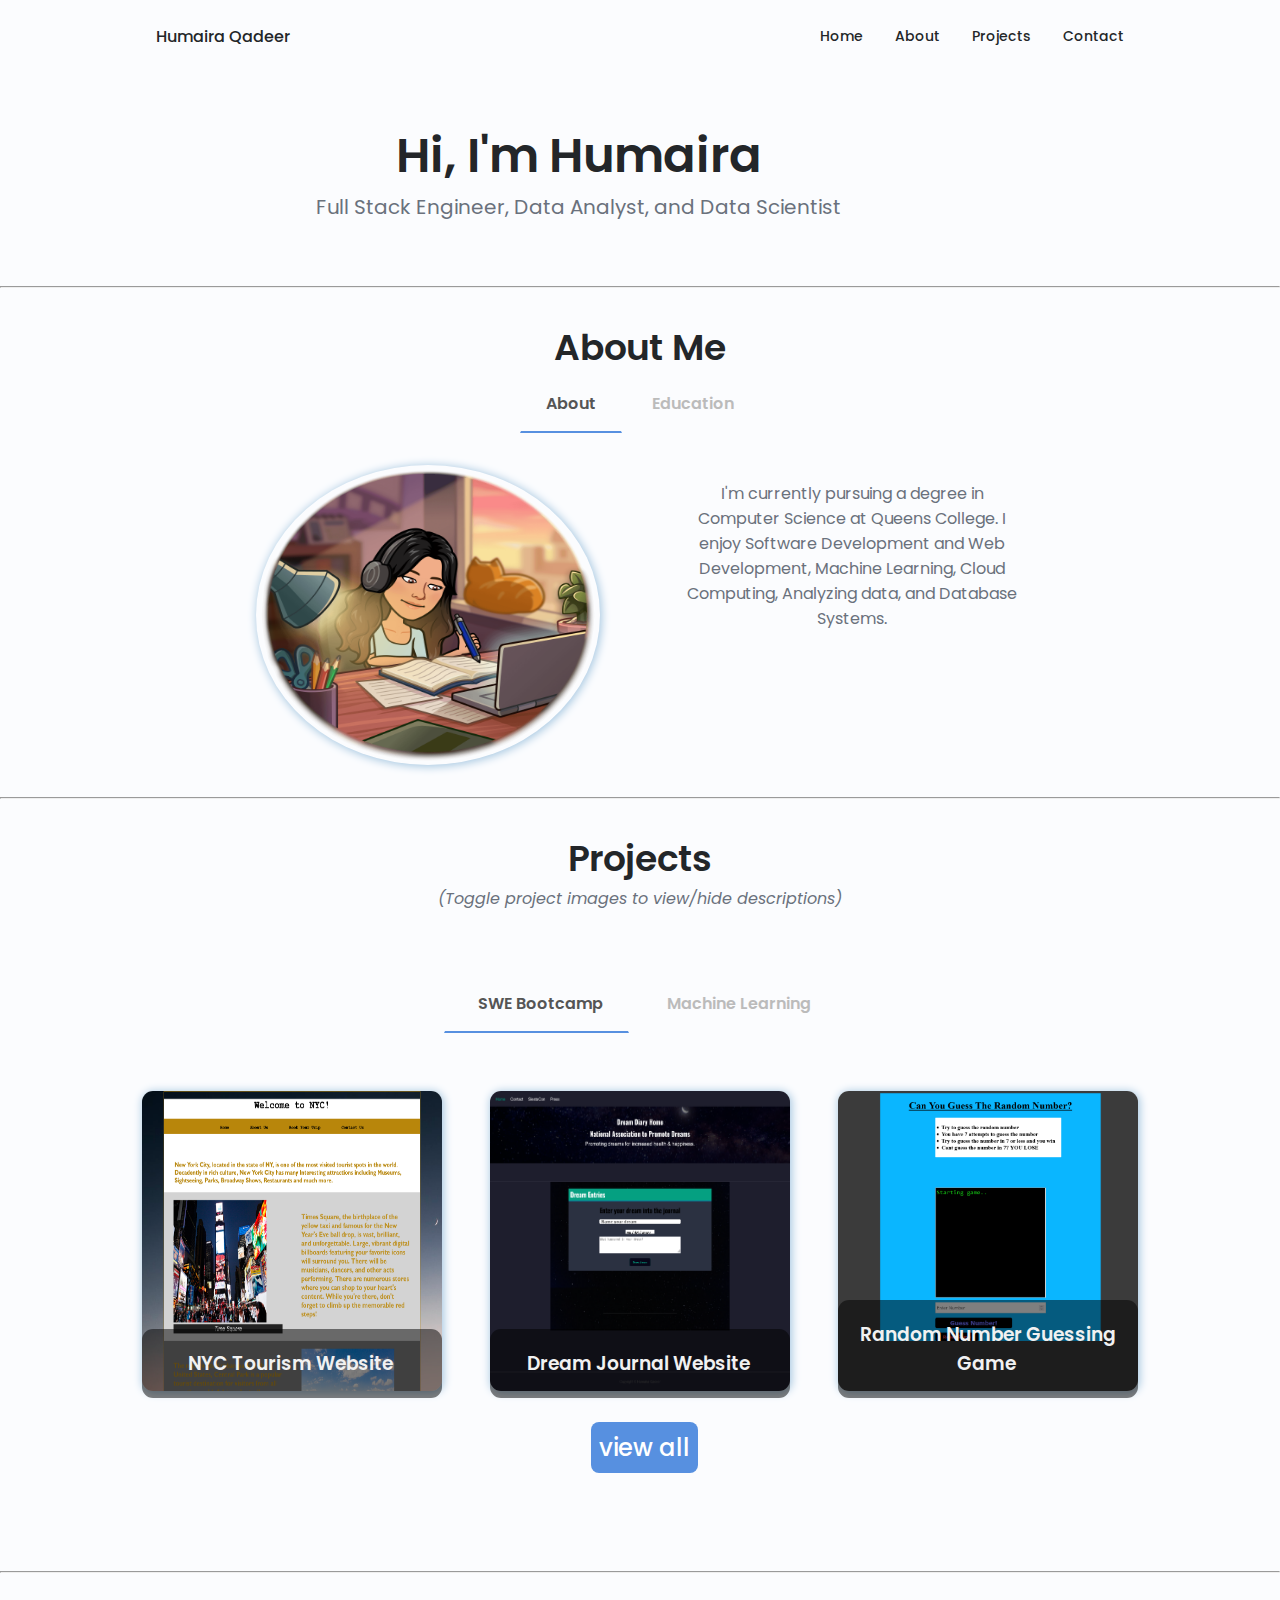
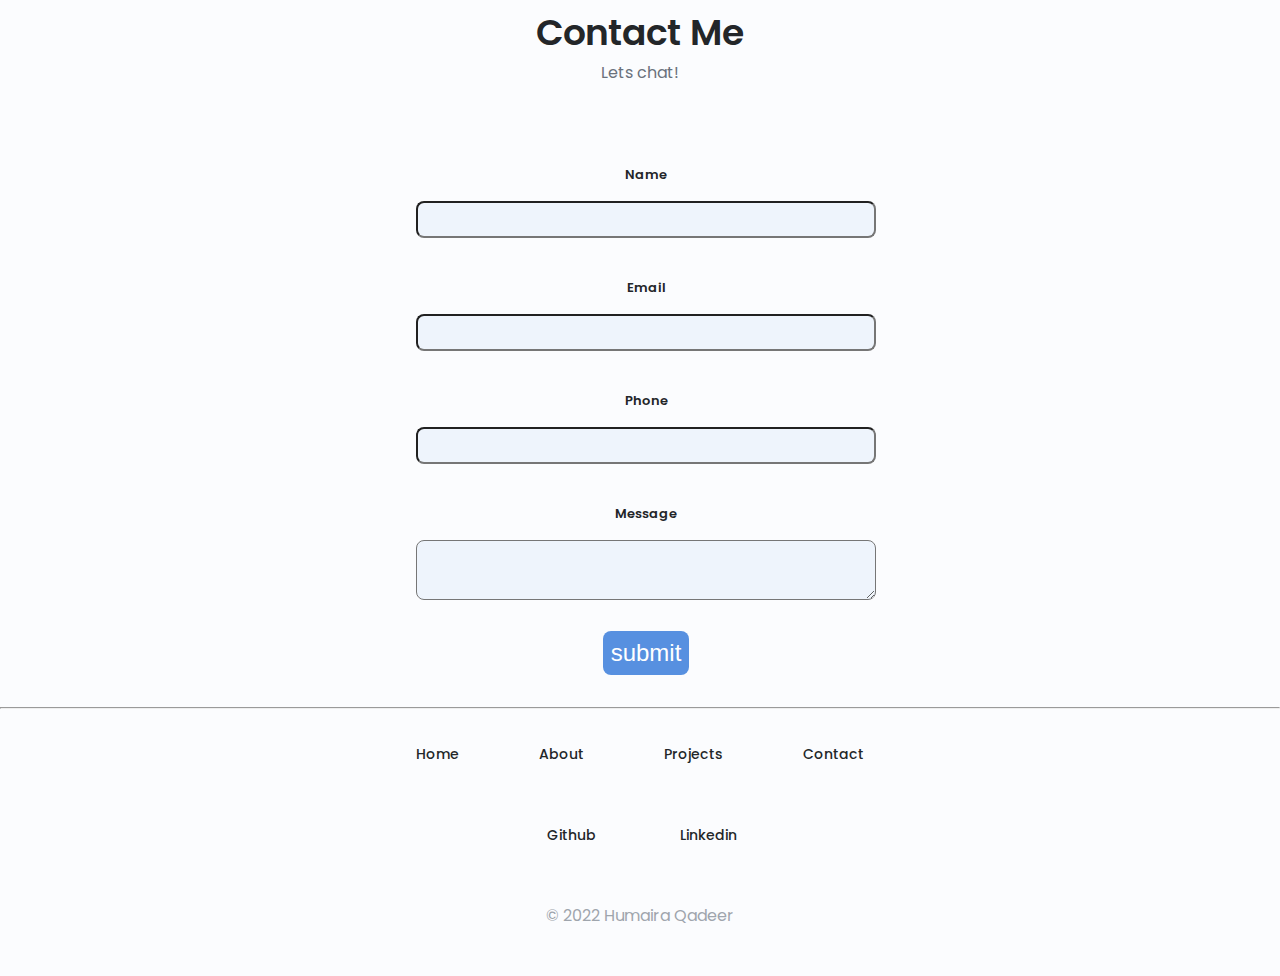
<file: index.html>
<!doctype html>
<html lang="en">

<head>
  <meta charset="utf-8">
  <meta content="Humaira Qadeer Project Portfolio" name="description">
  <meta content="width=device-width, initial-scale=1" name="viewport">
  <title>Humaira Qadeer Portfolio</title>

  <!-- css -->
  <link href="css/main.css" rel="stylesheet">
  <link href="https://unicons.iconscout.com/release/v4.0.0/css/line.css" rel="stylesheet">
  <!--jquery -->

  <script src="https://code.jquery.com/jquery-3.6.0.js"></script>
  <script type="text/javascript" src="js/main.js"></script>


  <script type="text/javascript" src="js/form-validate.js"></script>
</head>

<body class="vsc-initialized">
<!-- Header -->
<header class="header" id="header">
<nav class="nav container">
  <a class="nav-logo" href="#">Humaira Qadeer</a>
  <div class="nav-menu" id="nav-menu">
    <ul class="nav-list grid">
      <li class="nav-item">
        <a class="nav-link" href="#home">
          <i class="uil uil-estate nav-icon"></i>Home
        </a>
      </li>
      <li class="nav-item">
        <a class="nav-link" href="#about">
          <i class="uil uil-user nav-icon"></i>About
        </a>
      </li>
      <li class="nav-item">
        <a class="nav-link" href="#projects">
          <i class="uil uil-keyboard nav-icon"></i> Projects
        </a>
      </li>
      <li class="nav-item">
        <a class="nav-link" href="#contact">
          <i class="uil uil-message nav-icon"></i> Contact
        </a>
      </li>
    </ul>
  </div>



      <div class="nav-toggle" id="nav-toggle">
        <i class="uil uil-bars" onclick="nav_close()"></i>
      </div>



</nav>
</header>

<!-- Main -->
<main class="main">
  <!--Home -->
  <section class="home section" id="home">
    <div class="home-container container grid">
      <div class="home-content grid">
        <div class="home-caption">
          <h1 class="home-title">Hi, I'm Humaira</h1>
          <p class="home-description">Full Stack Engineer, Data Analyst, and Data Scientist </p>
        </div>
        <div class="home-social">
          <a class="home-social-icon" href="https://www.linkedin.com/in/humairaqadeer" target="_blank">
            <i class="uil uil-linkedin"></i>
          </a> 
          <a class="home-social-icon" href="https://github.com/humairaq" target="_black">
            <i class="uil uil-github"></i>
          </a>
          <a class="home-social-icon" href="mailto:humairafqadeer@gmail.com" target="_blank">
            <i class="uil uil-envelope-alt"></i>
          </a>
        </div>



      </div>
    </div>
  </div>


  </section>
<hr>
  <!--About -->
  <section class="about section" id="about">
    <h2 class="section-title"> About Me </h2>

    <input id="about-tab1" class="about-tabs" type="radio" name="about-tabs" checked>
    <label for="about-tab1">About</label>

    <input id="about-tab2" class="about-tabs" type="radio" name="about-tabs">
    <label for="about-tab2">Education</label>

<!--    <input id="about-tab3" class="about-tabs" type="radio" name="about-tabs">-->
<!--    <label for="about-tab3">Skills</label>-->
    <div id="Introduction" class="about-tab">
      <div class="about-container container grid">
        <img id="about-img" src="images/studying.png"/>

        <div class="about-desc">
          <p class="p-about-desc">
            I'm currently pursuing a degree in Computer Science at Queens College.
            I enjoy Software Development and Web Development, Machine Learning, Cloud Computing, Analyzing data, and Database Systems.
          </p>
        </div>
      </div>
    </div>
      <div id="Education" class="about-tab">
        <div class="about-container container grid">

            <div class="education-content">
              <h3 class="education-title">City University of New York, Queens College</h3>
            <span class="education-subtitle">- Bachelor's of Science in Computer Science</span>
            </div>
            <div class="education-date">
              <h3 class="education-title">  <i class="uil uil-graduation-cap"></i><wbr> Expected Dec. 2022</h3>
            </div>

          </div>
        <div class="certificate-break"><hr></div>
        <div class="education-container container grid">

          <div class="education-content">
            <h3 class="education-title"><u>Microsoft Certified</u></h3>
            <span class="education-subtitle">Azure Fundamentals</span>
            <h3 class="education-subtitle">Issued Dec. 2021</h3>
            <div class="cert">
          <div  data-iframe-width="250" data-iframe-height="270"
               data-share-badge-id="9f5ae675-1a61-4ca3-93f0-f95341b2d541"
               data-share-badge-host="https://www.credly.com">
          </div>
          <script type="text/javascript" async src="//cdn.credly.com/assets/utilities/embed.js"></script></div>
        </div>




          <div class="education-content">
            <h3 class="education-title"><u>AWS Certified</u></h3>
            <span class="education-subtitle">Cloud Practitioner</span>
            <h3 class="education-subtitle">Issued Dec. 2021-Expires Dec. 2024</h3>
            <div class="cert">
               <div data-iframe-width="250" data-iframe-height="270"
               data-share-badge-id="a0f87b7d-902d-40ac-8cf1-3bfe487a7b21"
               data-share-badge-host="https://www.credly.com">

               </div>
          <script type="text/javascript" async src="//cdn.credly.com/assets/utilities/embed.js"></script>
            </div>
        </div>


          <div class="education-content">
            <h3 class="education-title"><u>McMurry University</u></h3>
            <span class="education-subtitle">Introduction to Cybersecurity</span>
            <h3 class="education-subtitle">Issued Aug. 2022</h3>
            <div class="cert">
          <div data-iframe-width="250" data-iframe-height="270"
               data-share-badge-id="a72e83bf-aef8-4682-9deb-f5891b82934d"
               data-share-badge-host="https://www.credly.com">

          </div>
          <script type="text/javascript" async src="//cdn.credly.com/assets/utilities/embed.js"></script></div>
          </div>
        </div>



      <div id="Skills" class="about-tab">


          <br>

      </div>


  </section>

<hr>
  <!--Projects -->
  <section class="projects section" id="projects">
    <h2 class="section-title">Projects</h2>
    <span class="section-subtitle"><i>(Toggle project images to view/hide descriptions)</i></span>

    <input id="tab1" class="project-tabs" type="radio" name="project-tabs" checked>
    <label for="tab1"><i class="uil uil-window"></i> &nbsp; SWE Bootcamp</label>

    <input id="tab2" class="project-tabs" type="radio" name="project-tabs">
    <label for="tab2"><i class="uil uil-robot"></i> &nbsp; Machine Learning</label>
    
    <div id="SWE-Bootcamp-Tab" class="tab">   
      <div class="project-container container">
        <div class="project-content grid">

          <div class="image-container" id="project-1" onclick="image_toggle('#project-1','#project-1-content')">
            <img alt="NYC Travel Website" src="images/project-1.png"/>
            <div class="image-header">
              <h3 class="project-title">NYC Tourism Website <a
                      href="https://humairaq.github.io/SWE-Project-1/" target="_blank">
                <i class="uil uil-external-link-alt"></i></a></h3>
            </div>
            <div class="image-content" id="project-1-content">
              <p class="project-desc">NYC Tourism Website<br>Showcasing NYC attractions and booking
                features.<br> <b>HTML | CSS |Javascript </b></p>

            </div>
          </div>

          <div class="image-container" id="project-2" onclick="image_toggle('#project-2','#project-2-content')">
            <img alt="Dream Diary" src="images/Midterm-Project.png"/>
            <div class="image-header">
              <h3 class="project-title">Dream Journal Website <a
                      href="https://humairaq.github.io/SWE-Midterm-Project/" target="_blank"> <i
                      class="uil uil-external-link-alt"></i></a></h3>
            </div>
            <div class="image-content" id="project-2-content">
              <p class="project-desc">Dream Journaling Website <br>Features local storage functionality
                using javascript to keep track of dreams on a daily basis.<br> <b>HTML | CSS |
                  Javascript</b></p>

            </div>
          </div>

          <div class="image-container" id="project-3" onclick="image_toggle('#project-3','#project-3-content')">
            <img alt="Random Number Game" src="images/brython-game.png"/>
            <div class="image-header">
              <h3 class="project-title">Random Number Guessing Game <a
                      href="https://brython-9popopop9.qcc2022edlc2w4.repl.co/" target="_blank"> <i
                      class="uil uil-external-link-alt"></i></a></h3>
            </div>
            <div class="image-content" id="project-3-content">
              <p class="project-desc">Online Game created with Brython <br> where a random number is generated
                and player is given 7 chances to guess the number <br> <b>HTML | CSS | Brython </b></p>
            </div>
          </div>
        </div>
        <div class="more-projects grid">
        <div class="image-container" id="project-4"
          onclick="image_toggle('#project-4','#project-4-content')">
          <img alt="Group Project" src="images/group-project.png"/>
          <div class="image-header">
            <h3 class="project-title">Group Project Website <a
                    href="https://cssgrouphackathon-qcc2022edlc2w4-4.qcc2022edlc2w4.repl.co/"
                    target="_blank"> <i class="uil uil-external-link-alt"></i></a></h3>
          </div>
          <div class="image-content" id="project-4-content">
            <p class="project-desc">Clothing Store Website <br> Features transitional slideshow of
              ambassadors, dropdown menus, login and registration, and contact form <br> <b> HTML |
                CSS | Javascript</b></p>
          </div>
          </div>
     
          <div class="image-container" id="project-5"
              onclick="image_toggle('#project-5','#project-5-content')">
            <img alt="P5 Animation" src="images/p5-animation-img.png"/>
            <div class="image-header">
              <h3 class="project-title">P5 Animation PSA Website <a
                      href="https://P5-Animation-9popopop9.qcc2022edlc2w4.repl.co" target="_blank"> <i
                      class="uil uil-external-link-alt"></i></a></h3>
            </div>
            <div class="image-content" id="project-5-content">
              <p class="project-desc">Public Service Announcement <br> For severe weather conditions <b>
                HTML | CSS | JS | AJAX </b></p>
            </div>
          </div>

          <div class="image-container" id="project-6"
              onclick="image_toggle('#project-6','#project-6-content')">
            <img alt="Strawberry Milkshake" src="images/strawberry-milkshake-recipe.png"/>
            <div class="image-header">
              <h3 class="project-title">Strawberry Milkshake Recipe Website<a
                      href="https://Learners-Make-a-Recipe-9popopop9.qcc2022edlc2w4.repl.co"
                      target="_blank"> <i class="uil uil-external-link-alt"></i></a></h3>
            </div>
            <div class="image-content" id="project-6-content">
              <p class="project-desc"> Recipe Website <br> Features wireframe design to display recipe
                using images, headings, paragraphs, unordered, and ordered lists <br> <b> HTML |
                  CSS </b>
              </p>
            </div>
          </div>

          <div class="image-container" id="project-7"
              onclick="image_toggle('#project-7','#project-7-content')">
            <img alt="Ajax Api" src="images/api-ajax.png"/>
            <div class="image-header">
              <h3 class="project-title">API, JSON, Ajax Practice Website <a
                      href="https://Practice-API-Jason-Ajax-9popopop9.qcc2022edlc2w4.repl.co"
                      target="_blank"> <i class="uil uil-external-link-alt"></i></a></h3>
            </div>
            <div class="image-content" id="project-7-content">
              <p class="project-desc">Features implementation of apis, fetching text files asynchronously,
                and Ajax requests for JSON data <br> <b> HTML | CSS | AJAX | JSON | JS</b></p>
            </div>
          </div>

          <div class="image-container" id="project-8"
              onclick="image_toggle('#project-8','#project-8-content')">
            <img alt="Jquery Traversal" src="images/jquery-traversal.png"/>
            <div class="image-header">
              <h3 class="project-title">JQuery Traversal <a
                      href="https://jQuery-Traversing-9popopop9.qcc2022edlc2w4.repl.co" target="_blank">
                <i class="uil uil-external-link-alt"></i></a></h3>
            </div>
            <div class="image-content" id="project-8-content">
              <p class="project-desc">JQuery Traversal Website <br> Features use of JQuery to manipulate
                CSS and implement several animations | HTML | CSS | JQuery
              </p>
            </div>
          </div>

          <div class="image-container" id="project-9"
              onclick="image_toggle('#project-9','#project-9-content')">
            <img alt="responsive web design" src="images/lab-13-css.png"/>
            <div class="image-header">
              <h3 class="project-title">Responsive Web Design - Simple <a
                      href="https://lab13-9popopop9.qcc2022edlc2w4.repl.co/" target="_blank"> <i
                      class="uil uil-external-link-alt"></i></a></h3>
            </div>
            <div class="image-content" id="project-9-content">
              <p class="project-desc">Responsive Web Design implementation <br> Utilized media queries
                to allow the browser to resize elements on webpages based on window size <br> <b> HTML |
                  CSS </b>
              </p>
            </div>
          </div>

          <div class="image-container" id="project-10"
              onclick="image_toggle('#project-10','#project-10-content')">
            <img alt="Responsive web form" src="images/Responsive-web-form.png"/>

            <div class="image-header">
              <h3 class="project-title">CSS Image Sprites and Forms <a
                      href="https://Lab-14-CSS-Image-Sprites-and-Forms-9popopop9.qcc2022edlc2w4.repl.co"
                      target="_blank"> <i class="uil uil-external-link-alt"></i></a></h3>
            </div>

            <div class="image-content" id="project-10-content">
              <p class="project-desc">Implemented responsive form using CSS <br> Utilzing media queries
                <br> <b> HTML | CSS </b>
              </p>
            </div>
          </div>

      </div>


      <div class="see-more-button">
        <a class="button" id="see-more" onclick="see_more_projects()">view all</a>
      </div>
    </div>
   </div>
   <div id="Machine-Learning-Tab" class="tab">
    <div class="project-container container">
      <div class="project-content grid">
        <div class="image-container" id="project-11"
             onclick="image_toggle('#project-11','#project-11-content')">
          <img alt="ML_Project_1" src="images/ML_Project_1.png"/>
          <div class="image-header">
            <h3 class="project-title">Supervised ML and Ensemble Learning <a
                    href="html/ML_SP22_Project_1.html" target="_blank"><wbr><i
                    class="uil uil-external-link-alt"></i>  </a><br> <a class="github" href="https://github.com/humairaq/Machine_Learning/tree/main/ML_Project_1"> <i class="uil uil-github"></i> view code</a></h3>
          </div>
          <div class="image-content" id="project-11-content">
            <p class="project-desc">Supervised Machine Learning and Ensemble Learning <br> With Decision Tree Classifier and Random Forest Classifier on Breast Cancer Dataset <br> <b> Python |
              Jupyter Notebook</b>
            </p>
          </div>
        </div>

        <div class="image-container" id="project-12"
             onclick="image_toggle('#project-12','#project-12-content')">
          <img alt="ML_Project_2" src="images/ML_SP22_Project_2.png"/>
          <div class="image-header">
            <h3 class="project-title">Classical Machine Learning <a
                    href="html/ML_SP22_Project_1.html" target="_blank"><wbr> <i
                    class="uil uil-external-link-alt"></i> </a><br> <a class="github" href="https://github.com/humairaq/Machine_Learning/tree/main/ML_Project_1"> <i class="uil uil-github"></i> view code</a></h3>
          </div>
          <div class="image-content" id="project-12-content">
            <p class="project-desc"> Logistic, Decision Tree, Random Forest Model Comparison <br> For Best Fitted Moded To Predict Wine Taste<br> on Wine Quality Dataset<b>Python |
              Jupyter Notebook</b>
            </p>
          </div>
        </div>
      </div>
    </div>

   </div>
 

  </section>

<hr>
  <!--Contact -->
  <section class="contact section" id="contact">
    <h2 class="section-title">Contact Me</h2>
    <span class="section-subtitle">Lets chat!</span>
    <div class="contact-container container grid">
     <form id="contact-form" action="./" method="post" class="contact-form grid">
       <div class="contact-inputs grid">
         <div class="contact-content">
           <label for="name" class="contact-label">Name</label>
           <input class="contact-input" type="text" id="name" required/>
           <span class="help"> Please enter your name</span>
         </div>
         <div class="contact-content">
           <label for="email" class="contact-label">Email</label>
           <input class="contact-input" type="email" id="email" required/>
           <span class="help"> Please enter valid email</span>
         </div>
         <div class="contact-content">
           <label for="phone" class="contact-label">Phone</label>
           <input class="contact-input" type="tel" id="phone" required/>
           <span class="help"> Please enter valid phone number</span>
         </div>
         <div class="contact-content">
           <label for="contact-message" class="contact-label">Message</label>
           <textarea class="contact-input"  id="contact-message" row="07" aria-required> </textarea>
           <span class="help"> Please enter your message</span>
         </div>
         <div id="contact-content">
           <input class="submit-button"  type="submit" value="submit"/>
       </div>
       </div>
     </form>
      <p id="log"></p>
      </div>
    </div>



  </section>

</main>
<hr>
<footer class="footer">
  <div class="footer-container container grid ">
    <ul class="footer-links">
      <li>
        <a class="footer-link" href="#home">Home</a>
      </li>
      <li>
        <a class="footer-link" href="#about">About </a>
      </li>
      <li>
        <a class="footer-link" href="#projects">Projects</a>
      </li>
      <li>
        <a class="footer-link" href="#contact">Contact</a>
      </li>
      </ul>
    <ul class="footer-links">
      <li> <a class="footer-link"><i class="uil uil-github"></i>&nbsp;Github</a></li>
      <li><a class="footer-link"><i class="uil uil-linkedin"></i>&nbsp;Linkedin</a></li>
    </ul>
    <p>© 2022 Humaira Qadeer</p>
</div>
</footer>
<script>
  const contactForm = new FormValidate(document.getElementById('contact-form'), false);

  const
          email = document.getElementById('email'),
          tel = document.getElementById('phone');

  contactForm.addCustom(email, f => f.value || email.value);
  contactForm.addCustom(tel, f => f.value || email.value);


  function logSubmit(event){
    log.textContent = `Form Submitted!`;
            event.preventDefault();
  }

  const form = document.getElementById('contact-form');
  const log= document.getElementById('log');
  form.addEventListener('submit',logSubmit);
</script>
</body>

</html>
</file>
<file: css/main.css>
@import url("https://fonts.googleapis.com/css2?family=Poppins:wght@400;500;600&display=swap");
@import url("https://netdna.bootstrapcdn.com/font-awesome/4.1.0/css/font-awesome.css");
@import url("https://fonts.googleapis.com/css?family=Open+Sans:400,600,700");
@import url("https://unicons.iconscout.com/release/v4.0.0/css/line.css");

:root {
  --header-height: 3rem;
  --hue-color: 215;
  --first-color: hsl(var(--hue-color), 69%, 61%);
  --first-color-second: hsl(var(--hue-color), 69%, 61%);
  --first-color-alt: hsl(var(--hue-color), 57%, 53%);
  --first-color-lighter: hsl(var(--hue-color), 92%, 85%);
  --title-color: hsl(var(--hue-color), 8%, 15%);
  --text-color: hsl(var(--hue-color), 8%, 45%);
  --text-color-light: hsl(var(--hue-color), 8%, 65%);
  --input-color: hsl(var(--hue-color), 70%, 96%);
  --body-color: hsl(var(--hue-color), 60%, 99%);
  --container-color: #fff;
  --scroll-bar-color: hsl(var(--hue-color), 12%, 90%);
  --scroll-thumb-color: hsl(var(--hue-color), 12%, 80%);
  --primary-shadow: #a8c8e1;
  --body-font: 'Poppins', sans-serif;
  --big-font-size: 2rem;
  --h1-font-size: 1.5rem;
  --h2-font-size: 1.25rem;
  --h3-font-size: 1.125rem;
  --normal-font-size: .938rem;
  --small-font-size: .813rem;
  --smaller-font-size: .75rem;
  --font-medium: 500;
  --font-semi-bold: 600;
  --mb-0-25: .25rem;
  --mb-0-5: .5rem;
  --mb-0-75: .75rem;
  --mb-1: 1rem;
  --mb-1-5: 1.5rem;
  --mb-2: 2rem;
  --mb-2-5: 2.5rem;
  --mb-3: 3rem;
  --z-tooltip: 10;
  --z-fixed: 100;
  --z-modal: 1000;
}

/* Font size for large devices */
@media screen and (min-width: 968px) {
  :root {
    --big-font-size: 3rem;
    --h1-font-size: 2.25rem;
    --h2-font-size: 1.5rem;
    --h3-font-size: 1.25rem;
    --normal-font-size: 1rem;
    --small-font-size: .875rem;
    --smaller-font-size: .813rem;
  }
}

*{
  box-sizing: border-box;
  padding: 0;
  margin: 0;
}



html {
  scroll-behavior: auto;
}

body {
  margin: 0 0 var(--header-height) 0;
  font-family: var(--body-font);
  font-size: var(--normal-font-size);
  background-color: var(--body-color);
  color: var(--text-color);
}

h1, h2, h3, h4 {
  color: var(--title-color);
  font-weight: var(--font-semi-bold);
}

ul {
  list-style: none;
}

a {
  text-decoration: none;
}
.home-social{
  transform: translate(-37rem,4rem);
  display:grid;
  grid-template-columns: repeat(3,.3fr);
  grid-template-rows: 1fr;
  row-gap: normal;
  column-gap: 1em;
}
#about-img{
  margin-top: 1em;
  min-width: 65%;
  max-width: 100%;
  min-height: 200px;
  border-radius: 11px;
  box-shadow: 1px 1px 8px 1px var(--primary-shadow);

}
img {
  width: 100%;
  height: 300px;
  border-radius: 11px;
  box-shadow: 1px 1px 8px 1px var(--primary-shadow);
}

.section {
  padding: 2rem 2rem 4rem 2rem;
}

.section-title {
  font-size: var(--h1-font-size);
  color: var(--title-color);
}

.section-subtitle {
  display: block;
  font-size: var(--small-font-size);
  margin-bottom: var(--mb-3);
}

.section-title,
.section-subtitle {
  text-align: center;
}


.container {
  max-width: 768px;
  margin: 0 var(--mb-1-5);
}

.grid {
  display: grid;
  gap: 1.5rem;
}

.header {
  width: 100%;
  position: fixed;
  bottom: 0;
  left: 0;
  z-index: var(--z-fixed);
  background-color: var(--body-color);
}


.nav{
  max-width: 968px;
  height: var(--header-height);
  display: flex;
  justify-content: space-between;
  align-items: center;
  transition: 3s;
}


.nav-logo,.nav-toggle{
  color: var(--title-color);
  font-weight: var(--font-medium);
}
.nav-logo:hover{
  color: var(--first-color);
}

.nav-toggle{
  font-size: 1.1rem;
  cursor: pointer;
}

@media screen and (max-width: 767px){
  .nav-menu{
    display:none;
    position: fixed;
    bottom: 0;
    left: 0;
    width: 100%;
    background-color: var(--body-color);
    padding: 2rem 1.5rem 4rem;
    box-shadow: 0 -1px 4px rgba(0, 0, 0, .15);
    border-radius: 1.5rem 1.5rem 0 0;
    transition: .3s;

  }
}

.nav-list{
  grid-template-columns: repeat(3, 1fr);
  gap: 2rem;

}

.nav-link{
  display:flex;
  flex-direction: column;
  align-items: center;
  font-size: var(--small-font-size);
  color: var(--title-color);
  font-weight: var(--font-medium);
}

.nav-link:hover{
  color: var(--first-color)
}

.nav-icon{
  font-size: 1.2rem;
}
.nav-toggle{
  position: absolute;
  right: 1.3em;
  bottom: .5em;
  font-size: 1.5rem;
  cursor: pointer;
  color: var(--first-color);
}
.nav-toggle:hover{
  color: var(--first-color-alt);
}




.home-container{
  gap: 1rem;

}
.home-content{
  grid-template-columns: repeat;
  padding-top: 3.5rem;
  align-items:center;

}

.home-social{
  display:grid;
  grid-template-columns: max-content;
  row-gap: 1rem;
}

.home-social-icon{
  font-size: 1rem;
  color: var(--first-color);

}

.home-social-icon:hover{
  color:var(--first-color-alt);
}

.home-caption {
  grid-column: 2/3;
}
.home-title{
  font-size: var(--big-font-size);
}


.home-description{
  margin-bottom: var(--mb-2);
  text-align: space-evenly;
}

.home-scroll-icon{
  color: var(--first-color);
  transition: .3s;
  font-size: 2rem;
}

.home-scroll-icon:hover{
  display: inline-flex;
  align-items: flex-end;
}


.button{
  display: inline-block;
  background-color: var(--first-color);
  color: white;
  padding: .5rem;
  border-radius: .5rem;
  font-weight: var(--font-medium);
  font-size: 1.25rem;
  margin-left: var(--mb-0-5);
  transition: .3s;
}

.button:hover{
  background-color: var(--first-color-alt);
}

.about-desc{
  margin-top:2em;
  text-align: center;
  margin-bottom: var(--mb-2-5);
}

.about-info{
  display: flex;
  justify-content: space-evenly;
  margin-bottom: var(--mb-2-5)
}
.about-info-title{
  font-size: var(--h2-font-size);
  color: var(--title-color);
  display: block;
  text-align: center;
}

.about-info-name{
  font-size: var(--smaller-font-size);
  display: block;
  text-align: center;
}

.about-resume{
  display:flex;
  justify-content: center;
}
#about-img{
  border-radius: 50%;
}

.education-container{
  display:grid;
  justify-content: center;
  align-items: center;
  text-align: center;
  margin-top:1em;
  column-gap: 5em;

}
.education-content{
  display:grid;
  justify-content: center;
  align-items: center;
  text-align: center;
  margin-top:1em;

}
.education-title{
  display:block;
  font-size: var(--normal-font-size);
  font-weight: var(--font-medium);

}
.education-subtitle{
  display:block;
  font-size: var(--small-font-size);
  font-weight: var(--font-medium);

}
.education-date {
  display:block;
  font-size: var(--normal-font-size);
  font-weight: var(--font-medium);
  white-space: nowrap;

}
.certificate-break{
  margin-bottom: var(--mb-1);
}


.projects {
  padding: 32px 0;
 
}

.projects-title {
  text-align: center;
  margin-bottom: 1rem;
}

.project-container {
  text-align: center;
  padding: 1rem;
  justify-content: center;
  display:grid;  
  min-width: auto;
  max-width: 100%;
  padding: 50px;
  margin: 0 auto;
}


.project-content,.more-projects{
  padding: .5rem 1.5rem;
}

.image-container {
  border-radius: inherit;
  width: 300px;
  justify-self: center;
  cursor: pointer;
  position: relative;
  max-width: 100%; /* Maximum width */
  margin: 0 auto; /* Center it */
}

.image-header{
  border-radius: 11px;
  position: absolute; /* Position the background text */
  bottom: 0; /* At the bottom. Use top:0 to append it to the top */
  background: rgb(0, 0, 0); /* Fallback color */
  background: rgba(0, 0, 0, 0.5); /* Black background with 0.5 opacity */
  color: #f1f1f1; /* Grey text */
  width: 100%; /* Full width */
  padding: 20px; /* Some padding */
}
.image-content{
  display:none;
  position: absolute; /* Position the background text */
  top: 0; /* At the bottom. Use top:0 to append it to the top */
  background: rgb(0, 0, 0); /* Fallback color */
  background: rgba(0, 0, 0, 0.5); /* Black background with 0.5 opacity */
  color: #f1f1f1; /* Grey text */
  width: 100%; /* Full width */
  padding: 20px; /* Some padding */
  border-radius: 11px;
}
.project-title{
  color: #f1f1f1; /* Grey text */
}
.uil-external-link-alt {
  display: inline-flex;
  align-content: flex-end;
  color: #f1f1f1; /* Grey text */
}
.see-more-button {
  display: inline-block;
  position:relative;
  margin: var(--mb-1);
}

#see-more{
  display: inline-block;
  background-color: var(--first-color);
  color: white;
  padding: .5rem;
  border-radius: .5rem;
  border:none;
  font-weight: var(--font-medium);
  font-size: 1.5rem;
  margin-left: var(--mb-0-5);
  transition: .3s;
  cursor: pointer;
}
#see-more:hover{
  background-color: var(--first-color-alt);
}



/* For small devices */
@media screen and (max-width: 350px){
  .container{
    margin-left: var(--mb-1);
    margin-right: var(--mb-1);
  }
  .nav-menu{
    padding: 2rem .25rem 4rem;
  }
  .nav-list{
    column-gap: 0;
  }
  .home-content{
    grid-template-columns: 3fr .3fr;
  }

  .home-social{
    transform: translate(1rem,-10rem);
  }
  
  .tabs{
    margin:0;
    margin-left: var(--mb-1);
    margin-right: var(--mb-1);
    width:96%;
  }
  label {
    padding: 15px;
  }
  img {
    min-width: 65%;
    max-width: 100%;
    border-radius: 11px;
    box-shadow: 1px 1px 8px 1px var(--primary-shadow);
  }
  .submit-button{
    display: block;
    justify-content: center;
    align-items: center;
    background-color: var(--first-color);
    color: white;
    padding: .5rem;
    border-radius: .5rem;
    border:none;
    font-weight: var(--font-medium);
    font-size: 1.5rem;
    transition: .3s;
    cursor:pointer;
  }
  
  .submit-button:hover{
    background-color: var(--first-color-alt);
  }

/*  qualification*/

}

/* For medium devices */

@media screen and (min-width: 375px){

  .home-content{
    grid-template-columns: max-content 1fr 1fr;
  }
  .home-caption{
  grid-column: initial} 
  
  .home-social{
    transform: translateX(-28rem);
  }
  .about-container,.skills-title{
    grid-template-columns: repeat(2, 1fr);
  }
  
  .about-container,
  .skills-container,
  .project-content,
  .education-container,
  .contact-container{
    grid-template-columns: repeat(1,1fr);
    grid-template-rows: 1fr;

  }
  .education-content{
    grid-template-rows: repeat(2,1fr);
    grid-template-columns: 1fr;
  }
  .more-projects{
    display: none;
    grid-template-columns: repeat(1,1fr);
    grid-template-rows: 1fr;
  }
  .see-more-button{
    display:inline-block;
    position: relative;
   
  }
 
}
 

/* For large devices */
@media screen and (min-width: 768px){
  .container{
    margin-left: auto;
    margin-right: auto;
  }
  body{
    margin:0;
  }
  .section{
    padding: 2rem 0 2rem;
  }

  .section-subtitle{
    margin-bottom: 4rem;
    font-size: var(--normal-font-size);
  }
  .header{
    top:0;
    bottom: initial;
  }
  .header,.main, .footer{
    padding: 0 1rem;
  }
  .nav{
    height: calc(var(--header-height) + 1.5rem);
    column-gap: 1rem;
  }
  .nav-icon, .nav-toggle{
    display: none;
  }
  .nav-list{
    display: flex;
    column-gap: 2rem;
  }

  .nav-menu{
    margin-left: auto;

  }

  .home-container{
    row-gap: 5rem;
  }
  .home-content{
    padding-top: 5.5rem;
    column-gap: 5rem;
  }
  .home-caption{
    margin-left:3em;
    font-size: var(--h3-font-size);
  }
  .home-social{
    transform: translate(-34rem,4rem);
    display:grid;
    grid-template-columns: repeat(3,.3fr);
    grid-template-rows: 1fr;
    row-gap: normal;
    column-gap: 1em;
  }  
  .home-social-icon{
    font-size: 2rem;
    color: var(--first-color);
  
  }
  
  .home-social-icon:hover{
    color:var(--first-color-alt);
  }
  .about-container{
    column-gap: 5rem;
    margin-top:1em;

  }
  .about-desc{
    text-align: initial;
  }
  .p-about-desc{
    justify-content: space-between;

  }
  .about-resume{
    display:block;
    justify-content: center;
  }
  .education-title{
    display:block;
    font-size: var(--normal-font-size);
    font-weight: var(--font-medium);
    white-space: nowrap;
  }
  .education-subtitle{
    display:block;
    font-size: var(--small-font-size);
    font-weight: var(--font-medium);
    white-space: nowrap;
  }
  .education-date{
    display:block;
    font-size: var(--small-font-size);
    font-weight: var(--font-medium);
    white-space: nowrap;
    margin-top: 1em;

  }


  .about-container,
  .skills-container,
  .project-content,
  .contact-container{
    grid-template-columns: repeat(2,1fr);
    grid-template-rows: 1fr;

  }
  .more-projects{
    display:none;
    grid-template-columns: repeat(2,1fr);
    grid-template-rows: 1fr;
    padding-top:3em;
  }


  .education-content{
    display:grid;
    grid-template-rows: repeat(2,1fr);
  }
  .education-container{
    display: grid;
    grid-template-columns: repeat(2, 1fr);
    grid-template-rows: 1fr;
    grid-column-gap: 3em;
    grid-row-gap: 1em;
    justify-content: center;
    align-items: center;
    margin: auto;

  }
  .contact-container{
    padding-left: 10rem;
  }
  

}
@media screen and (min-width: 1024px) {
  .header,
  .main{
    padding: 0;
  }

  .home-social{
    transform: translate(-37.2rem,4rem);
    display:grid;
    grid-template-columns: repeat(3,.3fr);
    grid-template-rows: 1fr;
    row-gap: normal;
    column-gap: 1em;
  }
  

 #submit{
  cursor:pointer;
}


  .contact-form {
    width: 460px;
    position: relative;
  }

  .project-content {
    display: grid;
    grid-template-columns: repeat(3, 1fr);
    grid-template-rows: 1fr;
    grid-column-gap: 3em;
    grid-row-gap: 3em;
  }

  .more-projects {
    display: none;
    grid-template-columns: repeat(3, 1fr);
    grid-template-rows: repeat(3, 1fr);
    grid-column-gap: 3em;
    grid-row-gap: 3em;
  }
  .education-container{
    display: grid;
    grid-template-columns: repeat(3, 1fr);
    grid-template-rows: 1fr;
    grid-column-gap: 4em;
    grid-row-gap: 1em;

  }



  .contact-inputs {
    grid-template-columns: repeat(1, 1fr);
  }
}

.contact-container{
  display:grid;
  row-gap: 3rem;
  justify-content: center;

}


.contact-title{
  font-size: var(--h3-font-size);
  font-weight: var(--font-medium);
}

.contact-subtitle{
  font-size: var(--small-font-size);
  color: var(--text-color-light);
}



.contact-input{
  width:100%;
  background-color: var(--input-color);
  color: var(--text-color);
  font-family: var(--body-font);
  font-size: var(--normal-font-size);
  border-radius: .5rem;
  padding: .25em;

}
.contact-label{
  font-size: var(--smaller-font-size);
  color: var(--title-color);
}

.help {
  display: none;
  font-size: 0.8em;
  text-align: center;
  margin: 0.2em 0 1em 0;
  color: #c00;
}

.invalid .help {
  display: block;
}

.invalid label, .invalid input {
  color: #c00;
  border-color: #c00;
}
.submit-button{
  display: block;
  justify-content: center;
  align-items: center;
  margin: auto;
  background-color: var(--first-color);
  color: white;
  padding: .5rem;
  border-radius: .5rem;
  border:none;
  font-weight: var(--font-medium);
  font-size: 1.5rem;
  transition: .3s;
  cursor:pointer;
}

.submit-button:hover{
  background-color: var(--first-color-alt);
}

.footer{
  padding: 2rem 0 3rem;

}
.footer-container{
  row-gap: 3.5em;
  text-align: center;
  color:var(--text-color-light);

}

.footer-links{
  display: flex;
  flex-direction: row;
  column-gap: 5rem;
  justify-content: center;
  flex-wrap:wrap;

}

.footer-link{
  font-size: var(--small-font-size);
  color: var(--title-color);
  font-weight: var(--font-medium);
}
.footer-link:hover{
  color: var(--first-color);
}



hr {
  height: 1px;
  align-self: center;
  background-color: var(--primary-shadow);
  background-image: linear-gradient(left , white 2%,var(--primary-shadow) 50%, white 98%);
  background-image: -o-linear-gradient(left , white 2%, var(--primary-shadow)50%, white 98%);
  background-image: -moz-linear-gradient(left , white 2%,var(--primary-shadow) #E6E6E6 50%, white 98%);
  background-image: -webkit-linear-gradient(left , white 2%,var(--primary-shadow)  50%, white 98%);
}

*,*:before, *:after{
  margin:0;
  padding:0;
  box-sizing: border-box;
  text-align:center;
}



/*main*/

.project-tabs{
  display:none;
 

}
label{
  display:inline-block;
  position: relative;
  margin: auto;
  padding:15px 25px;
  font-weight: 600;
  text-align:center;
  color:#bbb;
  border: 1px solid transparent;
}
label::before {
  font-family: fontawesome;
  font-weight: normal;
  margin-right: 10px;
}


label:hover {
  color: #888;
  cursor: pointer;
}
.tab {
  margin-top: 0;
  display: none;

}
input:checked + label {
  color: #555;
  border-bottom: 2px solid var(--first-color);
}

#tab1:checked ~ #SWE-Bootcamp-Tab,
#tab2:checked ~ #Machine-Learning-Tab{
  display: block;
}

.github{
  font-size: var(--h3-font-size);
  color: white;
  font-weight: var(--font-medium);
}
.github:visited{
  font-size: var(--h3-font-size);
  color: white;
  font-weight: var(--font-medium);
}
.github:hover{
  color: var(--first-color);
}

.about-tab {
  margin-top: 0;
  display: none;
}
.about-tabs{
  display:none;

}
#about-tab1:checked ~ #Introduction,
#about-tab2:checked ~ #Education,
#about-tab3:checked ~ #Skills{
  display: block;

}





.about-resume-link{
  font-size: var(--h3-font-size);
  color: var(--first-color);
  font-weight: var(--font-medium);
}
.about-resume-link:hover{
  color: var(--title-color);

}
</file>
